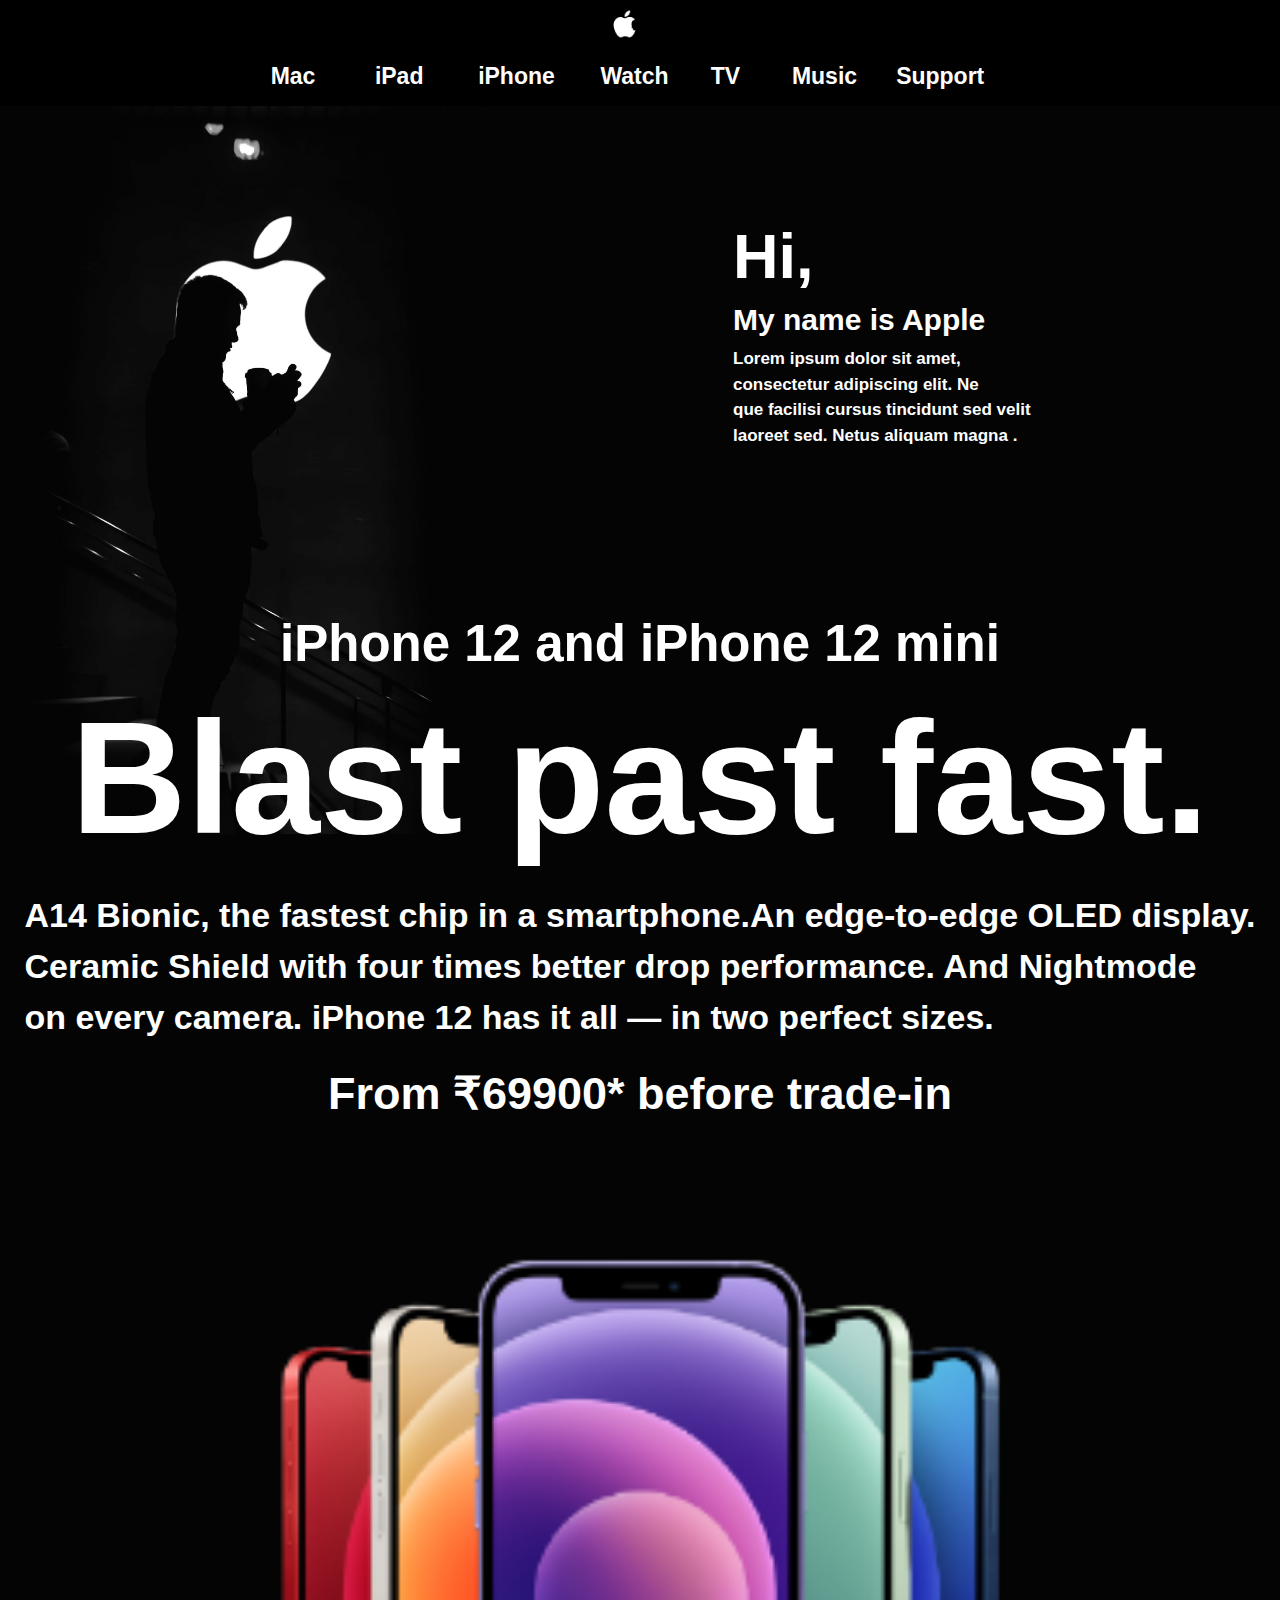
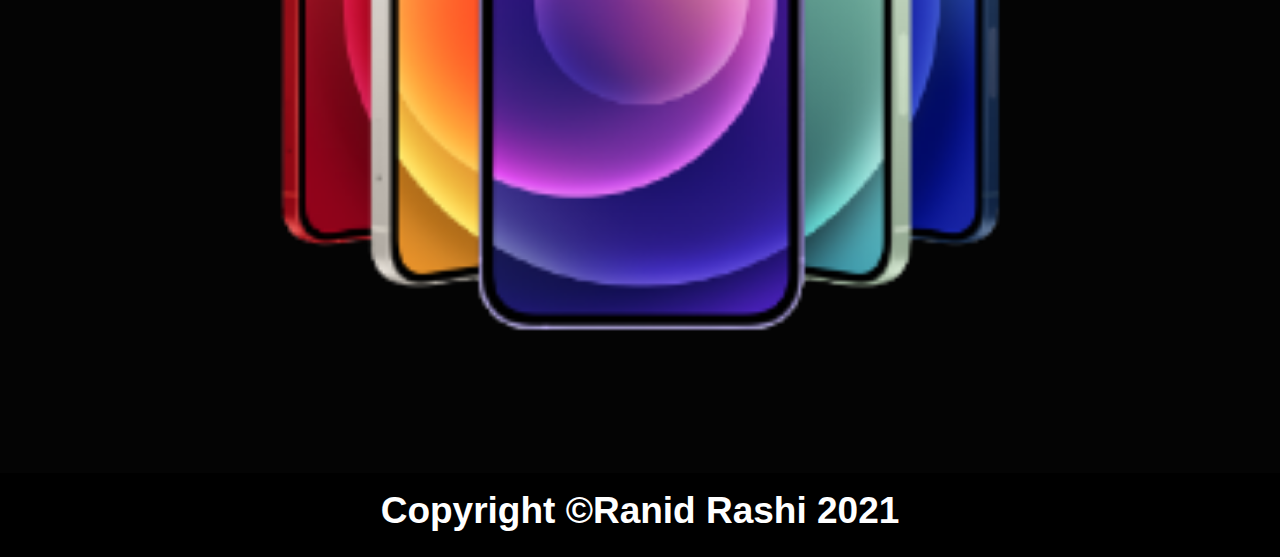
<file: index.html>
<!DOCTYPE html>
<html lang="en">
<head>
    <meta charset="UTF-8">
    <meta http-equiv="X-UA-Compatible" content="IE=edge">
    <meta name="viewport" content="width=device-width, initial-scale=1.0">
    <title>Apple homepage</title>
    <link rel="stylesheet" href="css/style.css">
    <link rel="stylesheet" href="https://maxcdn.bootstrapcdn.com/bootstrap/4.0.0/css/bootstrap.min.css" integrity="sha384-Gn5384xqQ1aoWXA+058RXPxPg6fy4IWvTNh0E263XmFcJlSAwiGgFAW/dAiS6JXm" crossorigin="anonymous">
</head>
<body style="background: #040404;">
    <header style="background-color: #000000;">
        <div class="row col-xs-12 col-sm-12 col-md-12 p-1 d-flex align-items-center justify-content-center">
            <img src="images/icon.png" alt="">
        </div>
        <div class="row  p-1  " style="width: 100%;">
          <div class="hed d-flex justify-content-center" id="hed">
            <div class="navbar-nav col-xs-1 col-sm-1 col-md-1">
                    <a class="nav-item nav-link active text-white" href="intro.html">Mac </a>
                  </div>
            <div class="navbar-nav col-xs-1 col-sm-1 col-md-1">
                    <a class="nav-item nav-link active text-white" href="intro.html">iPad </a>
                  </div>
            <div class="navbar-nav col-xs-1 col-sm-1 col-md-1">
                    <a class="nav-item nav-link active text-white" id="phon" href="intro.html">iPhone </a>
                  </div>
            <div class="navbar-nav col-xs-1 col-sm-1 col-md-1">
                    <a class="nav-item nav-link active text-white" id="wahh" href="intro.html">Watch </a>
                  </div>
            <div class="navbar-nav col-xs-1 col-sm-1 col-md-1">
                    <a class="nav-item nav-link active text-white" id="ttvv" href="intro.html">TV </a>
                  </div>
            <div class="navbar-nav col-xs-1 col-sm-1 col-md-1">
                    <a class="nav-item nav-link active text-white" href="intro.html">Music</a>
                  </div>
            <div class="navbar-nav col-xs-1 col-sm-1 col-md-1">
                    <a class="nav-item nav-link active text-white" href="intro.html">Support </a>
                  </div>
            </div>
            
        </div>
    </header>

    <section>
      <div class="row">
        <div class="sideri col-xs-6 col-sm-6 col-md-6">
          <img id="sideimg" src="images/sideimage_@2x.png" alt="">
        </div>
        <div class="about col-xs-6 col-sm-6 col-md-6 text-white" id="about">
          <h1 class="head1 " id="head1">Hi,</h1>
          <h2 class="head2" id="head2">My name is Apple</h2>
          <p class="para" id="para">Lorem ipsum dolor sit amet, <br>
            consectetur adipiscing elit. Ne <br>         
            que facilisi cursus tincidunt sed velit <br>
            laoreet sed. Netus aliquam magna . <br>
            </p>
        </div>
        <div class="lower col-xs-12 col-sm-12 col-md-12 text-white " id="lower">
          <h2 class="first d-flex align-items-center justify-content-center" id="first">iPhone 12 and iPhone 12 mini</h2>
          <h1 class="second d-flex align-items-center justify-content-center" id="second">Blast past fast.</h1>
          <p class="thir d-flex align-items-center justify-content-center p-2" id="thir">A14 Bionic, the fastest chip in a smartphone.An edge-to-edge OLED display. <br> 
            Ceramic Shield with four times better drop performance. And Nightmode <br>
             on every camera. iPhone 12 has it all — in two perfect sizes.
            </p>
            <h2 class="four d-flex align-items-center justify-content-center" id="four">From ₹69900* before trade‑in</h2>
        </div>
      </div>
    </section>

    <section>
      <div class="row d-flex align-items-center justify-content-center">
        <div class="new " id="new">
          <img class="img1 " id="img1" src="images/iphone121.png" alt="">
        </div>
      </div>
    </section>

    <footer style="background-color: #000000;">
      <div class="row d-flex align-items-center justify-content-center text-white p-3" style="margin-top: 102px;">
          <h3 id="foot">Copyright ©Ranid Rashi 2021</h3>
      </div>
    </footer>

    <script src="https://code.jquery.com/jquery-3.2.1.slim.min.js" integrity="sha384-KJ3o2DKtIkvYIK3UENzmM7KCkRr/rE9/Qpg6aAZGJwFDMVNA/GpGFF93hXpG5KkN" crossorigin="anonymous"></script>
<script src="https://cdnjs.cloudflare.com/ajax/libs/popper.js/1.12.9/umd/popper.min.js" integrity="sha384-ApNbgh9B+Y1QKtv3Rn7W3mgPxhU9K/ScQsAP7hUibX39j7fakFPskvXusvfa0b4Q" crossorigin="anonymous"></script>
<script src="https://maxcdn.bootstrapcdn.com/bootstrap/4.0.0/js/bootstrap.min.js" integrity="sha384-JZR6Spejh4U02d8jOt6vLEHfe/JQGiRRSQQxSfFWpi1MquVdAyjUar5+76PVCmYl" crossorigin="anonymous"></script>
</body>
</html>
</file>
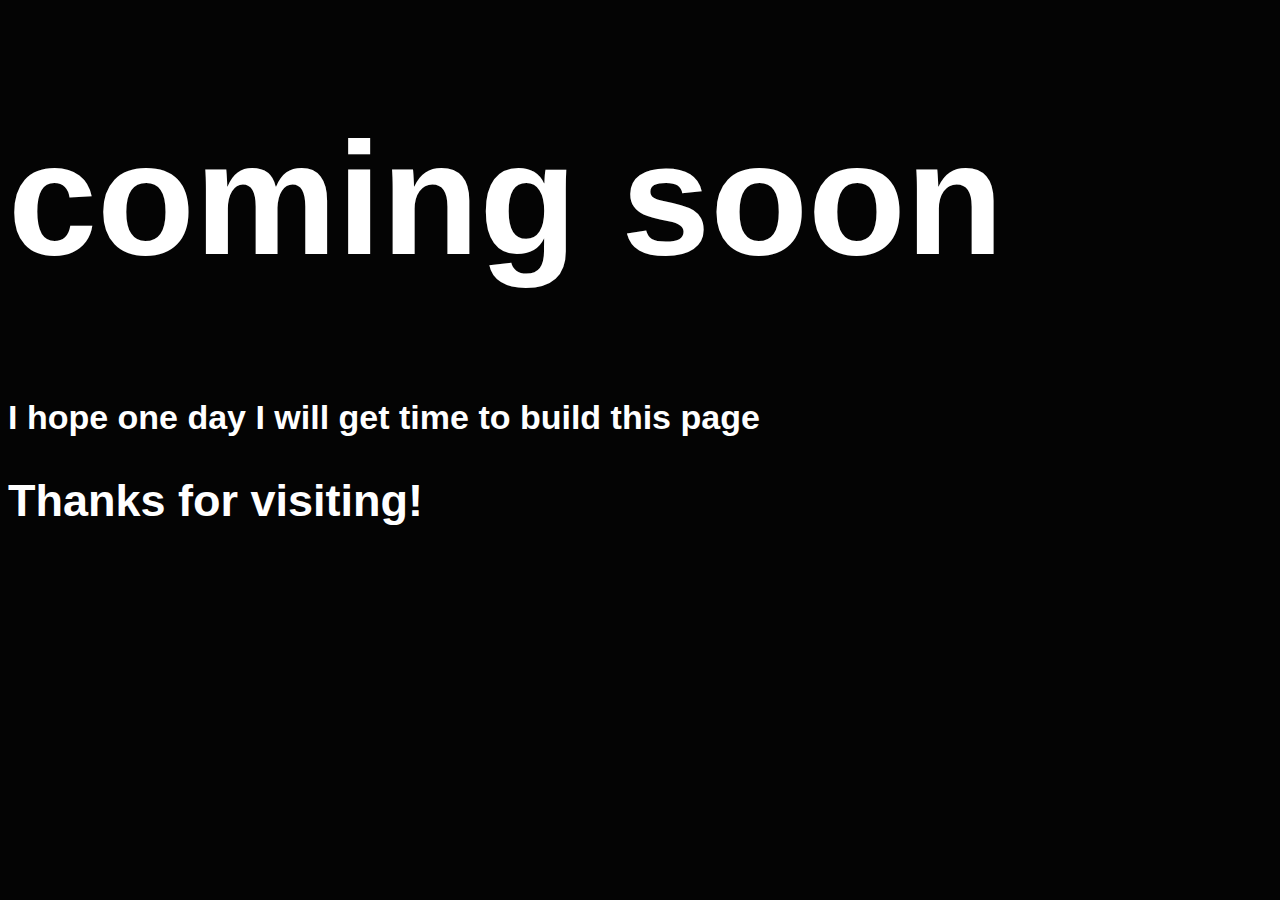
<file: intro.html>
<!DOCTYPE html>
<html lang="en">
<head>
    <meta charset="UTF-8">
    <meta http-equiv="X-UA-Compatible" content="IE=edge">
    <meta name="viewport" content="width=device-width, initial-scale=1.0">
    <title>Subpage</title>
    <link rel="stylesheet" href="css/style.css">
</head>
<body style="background: #040404;">
    <h1 class="second" id="second" style="color: white; font-family: 'Segoe UI', Tahoma, Geneva, Verdana, sans-serif;">coming soon</h1>
    <h1 class="thir" id="thir" style="color: white; font-family: 'Segoe UI', Tahoma, Geneva, Verdana, sans-serif;">I hope one day I will get time to build this page</h1>
    <h2 class="four" id="four" style="color: white; font-family: 'Segoe UI', Tahoma, Geneva, Verdana, sans-serif;">Thanks for visiting!</h2>
</body>
</html>
</file>
<file: css/style.css>
.nav-item{
        font-weight: 600;
    font-size: 29px;
    color: #fff;
    
}
@media screen and (max-width:768px){
    #foot{
        font-weight: 600;
        font-size: 10px;

    }
    #new{
        margin-top: 32px;
    }
    #img1{
        width: 413px;
        height: 217px;

    }
    #lower{
        margin-top: -90px;
    }
    #first{
        font-weight: 600;
        font-size: 17px;
    }
    #second{
        font-weight: bold;
        font-size: 46px;

    }
    #thir{
        font-weight: 600;
        font-size: 10px;

    }
    #four{
        font-weight: 600;
        font-size: 12px;
        
    }
    #about{
        margin-left: 216px;
        margin-top: -306px;
    }
    #head1{
        font-weight: bold;
        font-size: 33px;
    }
    #head2{
        font-weight: 600;
        font-size: 15px;
    }
    #para{
        font-weight: 600;
        font-size: 11px
    }
    #sideimg{
        width: 245.5px;
        height: 368.11px;

    }
    .nav-item{

        font-weight: 600;
        font-size: 14px;
        padding-left: 10px;
    }
    #hed{
        margin-left: 16px;
    }

    .hed{
        padding-left: 10px;
        width: 100%;
        margin-left: 35px;
       
    
    }
    #ttvv{
        margin-left: 14px;
    }
    #wahh{
        margin-left: 11px;
    }
    
}
@media screen and (min-width:768px){
    #foot{
        font-weight: 600;
        font-size: 16px;

    }
    #img1{
        width: 800px;
        height: 420px;

    }
    #first{
        font-weight: 600;
    font-size: 29px;
    }
    #second{
        font-weight: bold;
    font-size: 95px;

    }
    #thir{
        font-weight: 600;
    font-size: 18px;

    }
    #four{
        font-weight: 600;
    font-size: 25px
    }
    #about{
        margin-left: 436px;
        margin-top: -615px;
    }
    #head1{
        font-weight: bold;
        font-size: 63px;
    }
    #head2{
        font-weight: 600;
        font-size: 30px;
    }
    #para{
        font-weight: 600;
        font-size: 17px;
    }
    #sideimg{
        width: 485.5px;
        height: 728.11px;
    }
    .nav-item{

        font-weight: 600;
        font-size: 18px;
        padding-left: 10px;
        
    }
    .hed{
        padding-left: 10px;
        width: 100%;
        margin-left: 11px;
       
    
    }
    #phon{
        margin-left: -1px;
        margin-right: 15px;
    }
    #wahh{
        margin-left: 17px;
    }
    #ttvv{
        margin-left: 23px;
    }

    
}
@media screen and (min-width:1025px){
    #foot{
        font-weight: 600;
        font-size: 37px;

    }
    #img1{
        width: 1432px;
        height: 752px;

    }
    #first{
        font-weight: 600;
        font-size: 51px;
    }
    #second{
        font-weight: bold;
        font-size: 160px;
    }
    #thir{
        font-weight: 600;
        font-size: 34px
    }
    #four{
        font-weight: 600;
        font-size: 45px;
    }
    #about{
        margin-left: 733px;
    }
    .nav-item{

        font-weight: 600;
        font-size: 23px;
        padding-left: 10px;
    }
    
}
.nav-link {
    display: flex;
    padding: -0.5rem 1rem;
}
.hed{
    padding-left: 10px;
    width: 100%;
    
   }

.sideimg{
    width: 853.5px;
    height: 1280px;
}
.head1{
    font-weight: bold;
    font-size: 98px;
}
.head2{
    font-weight: 600;
    font-size: 48px;
}
.para{
    font-weight: 600;
    font-size: 28px;
}
.first{
    font-weight: 600;
    font-size: 51px;
}
.second{
    font-weight: bold;
    font-size: 160px;
}
.thir{
    font-weight: 600;
    font-size: 34px
}
.four{
    font-weight: 600;
    font-size: 45px;
}
.lower{
    margin-top: -221px;
}
.new{
    margin-top: 90px;
}
</file>
